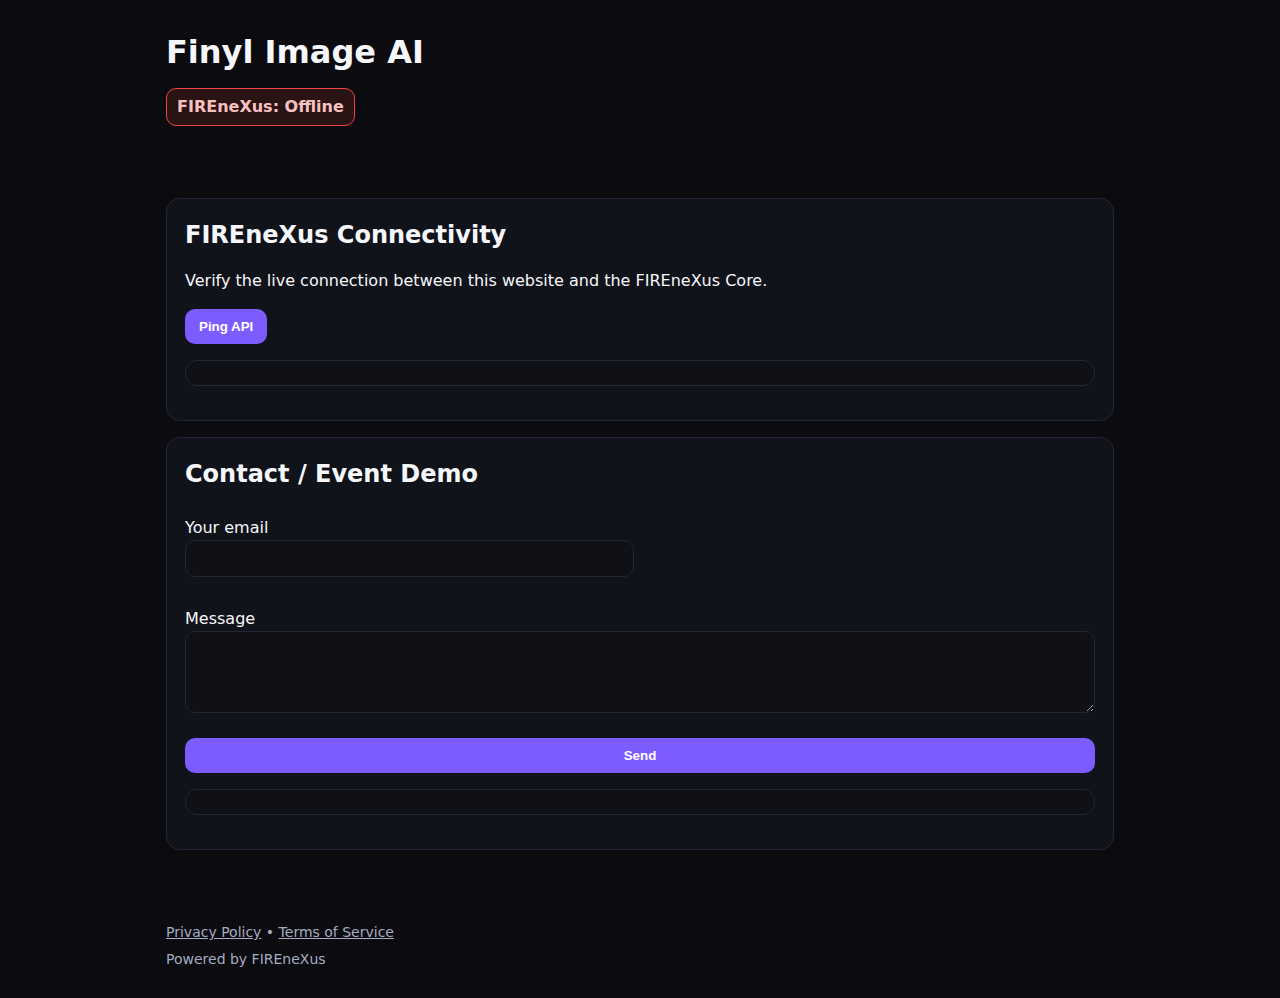
<file: index.html>
<!doctype html>
<html lang="en">
<head>
  <meta charset="utf-8" />
  <meta name="viewport" content="width=device-width,initial-scale=1" />
  <title>Finyl Image AI</title>
  <link rel="stylesheet" href="styles.css" />
  <meta name="description" content="Finyl Image AI — FIREneXus-powered imaging and SmartCity experiences." />
</head>
<body>
  <header class="wrap">
    <h1>Finyl Image AI</h1>
    <div id="status" class="badge">Checking FIREneXus…</div>
  </header>
  <main class="wrap">
    <section class="card">
      <h2>FIREneXus Connectivity</h2>
      <p>Verify the live connection between this website and the FIREneXus Core.</p>
      <button id="pingBtn">Ping API</button>
      <pre id="pingOut" class="mono"></pre>
    </section>
    <section class="card">
      <h2>Contact / Event Demo</h2>
      <form id="evtForm" class="grid">
        <label>
          Your email
          <input type="email" name="email" required />
        </label>
        <label class="col-span-2">
          Message
          <textarea name="message" rows="4" required></textarea>
        </label>
        <button class="col-span-2" type="submit">Send</button>
      </form>
      <pre id="evtOut" class="mono"></pre>
    </section>
  </main>
  <footer class="wrap small">
    <a href="/privacy.html">Privacy Policy</a> •
    <a href="/terms.html">Terms of Service</a>
    <div class="muted">Powered by FIREneXus</div>
  </footer>
  <script src="app.js"></script>
</body>
</html>
</file>
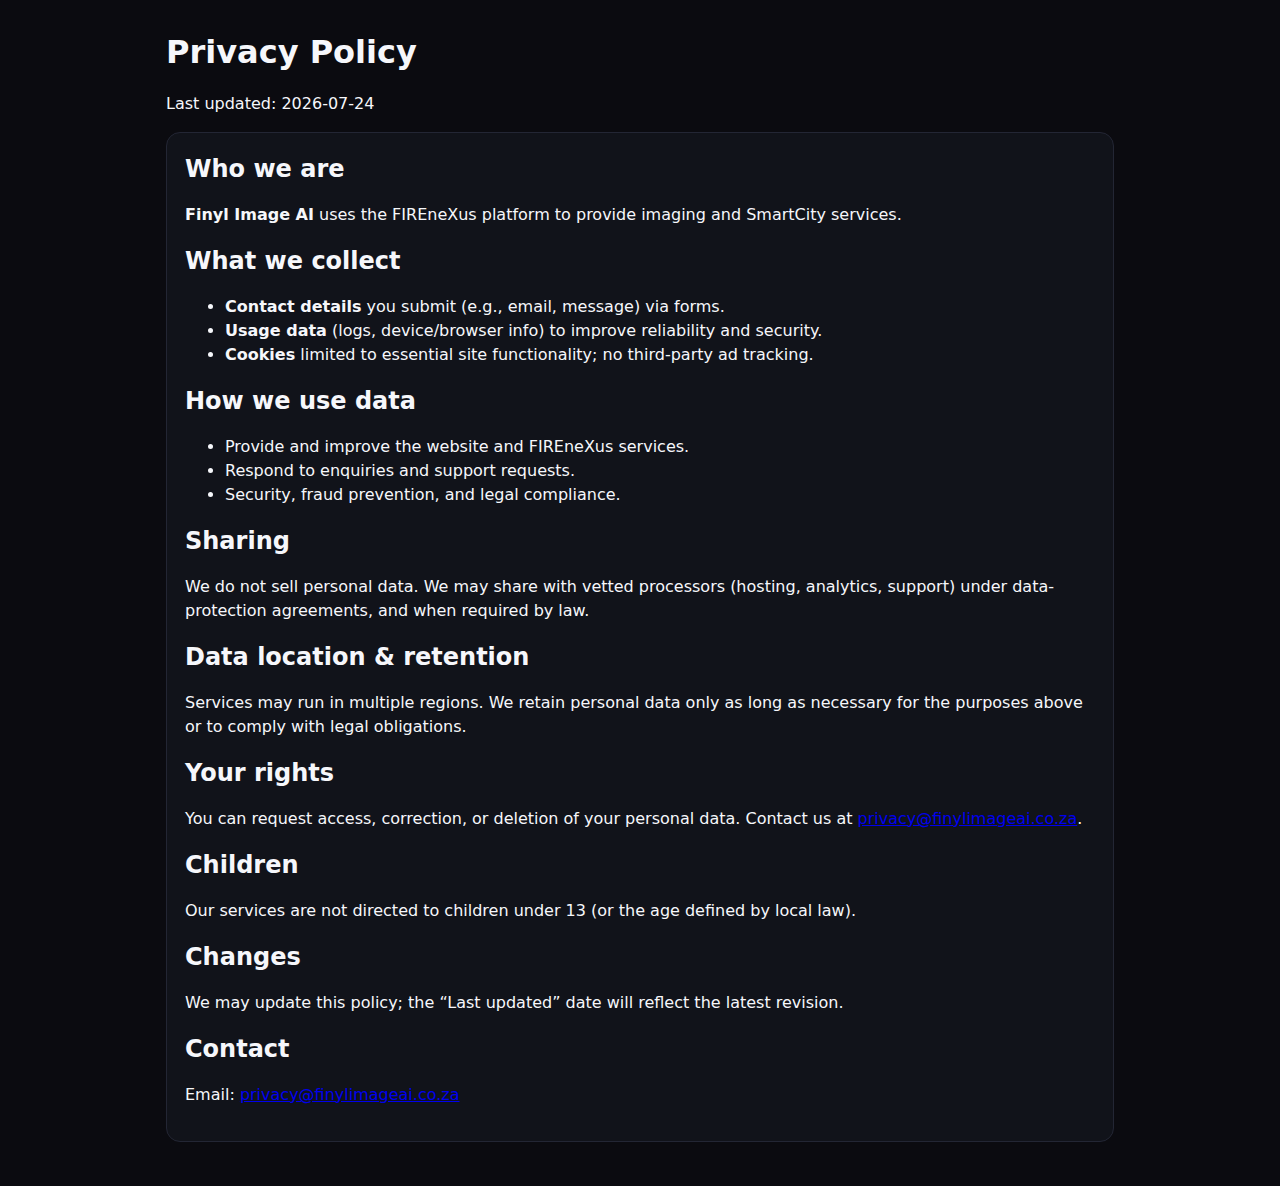
<file: privacy.html>
<!doctype html><html lang="en"><head><meta charset="utf-8"/><meta name="viewport" content="width=device-width,initial-scale=1"/><title>Privacy Policy • Finyl Image AI</title><link rel="stylesheet" href="styles.css"/></head><body><main class="wrap"><h1>Privacy Policy</h1><p>Last updated: <span id="d"></span></p><div class="card"><h2>Who we are</h2><p><strong>Finyl Image AI</strong> uses the FIREneXus platform to provide imaging and SmartCity services.</p><h2>What we collect</h2><ul><li><strong>Contact details</strong> you submit (e.g., email, message) via forms.</li><li><strong>Usage data</strong> (logs, device/browser info) to improve reliability and security.</li><li><strong>Cookies</strong> limited to essential site functionality; no third-party ad tracking.</li></ul><h2>How we use data</h2><ul><li>Provide and improve the website and FIREneXus services.</li><li>Respond to enquiries and support requests.</li><li>Security, fraud prevention, and legal compliance.</li></ul><h2>Sharing</h2><p>We do not sell personal data. We may share with vetted processors (hosting, analytics, support) under data-protection agreements, and when required by law.</p><h2>Data location & retention</h2><p>Services may run in multiple regions. We retain personal data only as long as necessary for the purposes above or to comply with legal obligations.</p><h2>Your rights</h2><p>You can request access, correction, or deletion of your personal data. Contact us at <a href="mailto:privacy@finylimageai.co.za">privacy@finylimageai.co.za</a>.</p><h2>Children</h2><p>Our services are not directed to children under 13 (or the age defined by local law).</p><h2>Changes</h2><p>We may update this policy; the “Last updated” date will reflect the latest revision.</p><h2>Contact</h2><p>Email: <a href="mailto:privacy@finylimageai.co.za">privacy@finylimageai.co.za</a></p></div></main><script>document.getElementById('d').textContent=new Date().toISOString().slice(0,10);</script></body></html>
</file>
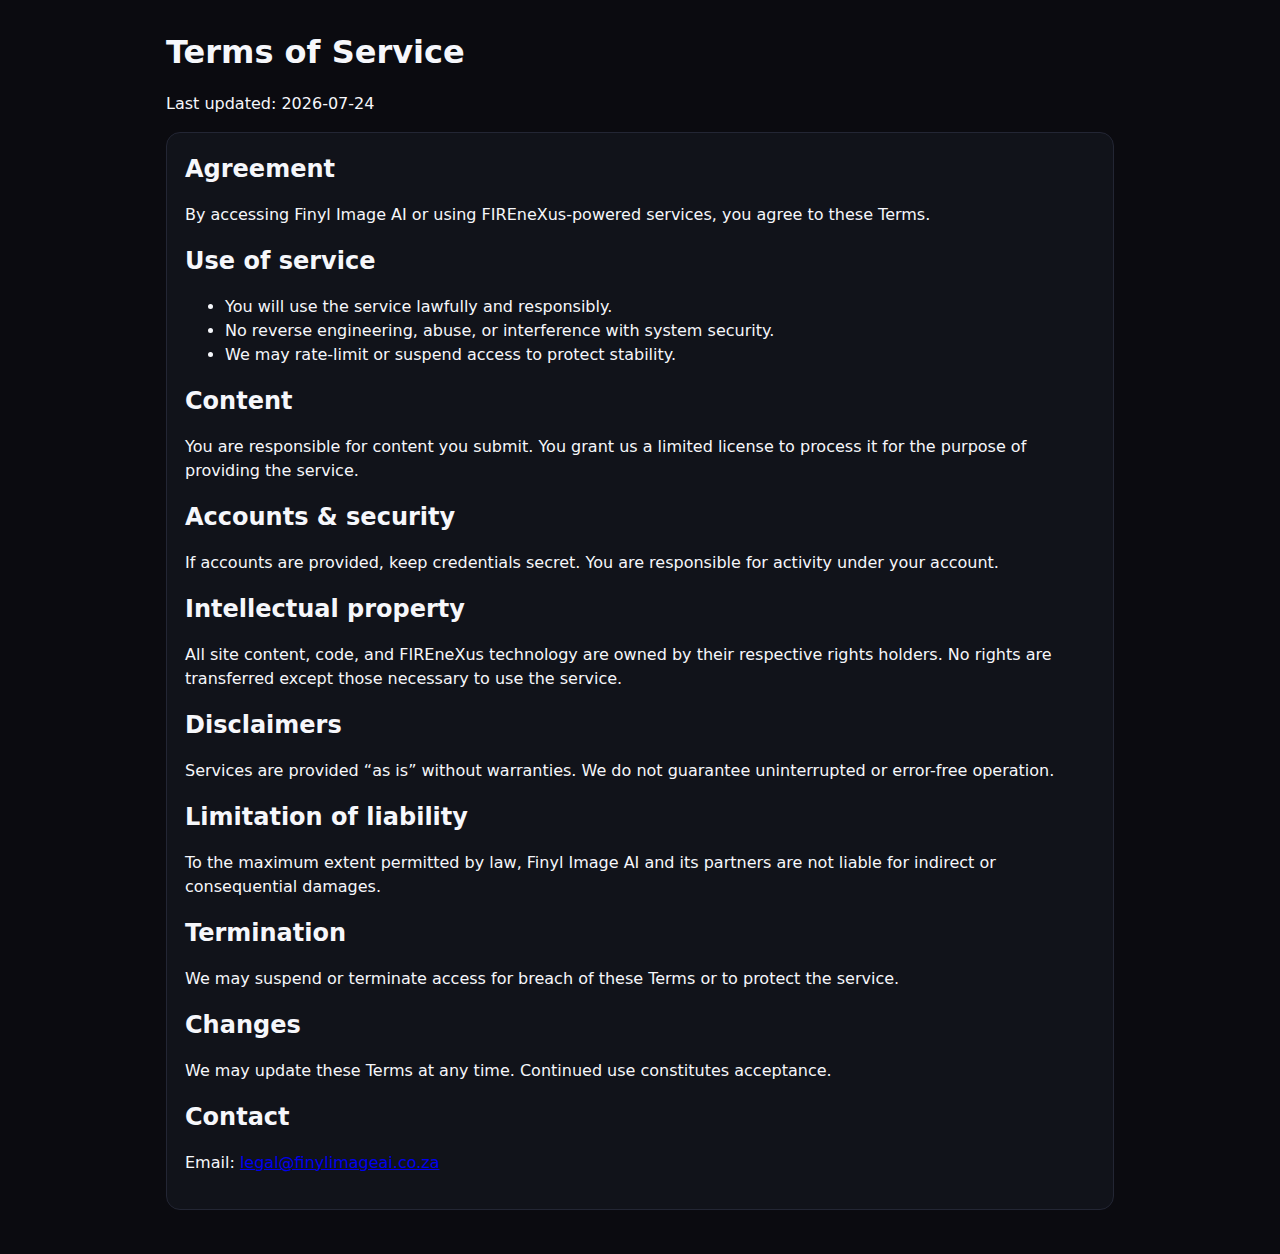
<file: terms.html>
<!doctype html><html lang="en"><head><meta charset="utf-8"/><meta name="viewport" content="width=device-width,initial-scale=1"/><title>Terms of Service • Finyl Image AI</title><link rel="stylesheet" href="styles.css"/></head><body><main class="wrap"><h1>Terms of Service</h1><p>Last updated: <span id="d"></span></p><div class="card"><h2>Agreement</h2><p>By accessing Finyl Image AI or using FIREneXus-powered services, you agree to these Terms.</p><h2>Use of service</h2><ul><li>You will use the service lawfully and responsibly.</li><li>No reverse engineering, abuse, or interference with system security.</li><li>We may rate-limit or suspend access to protect stability.</li></ul><h2>Content</h2><p>You are responsible for content you submit. You grant us a limited license to process it for the purpose of providing the service.</p><h2>Accounts & security</h2><p>If accounts are provided, keep credentials secret. You are responsible for activity under your account.</p><h2>Intellectual property</h2><p>All site content, code, and FIREneXus technology are owned by their respective rights holders. No rights are transferred except those necessary to use the service.</p><h2>Disclaimers</h2><p>Services are provided “as is” without warranties. We do not guarantee uninterrupted or error-free operation.</p><h2>Limitation of liability</h2><p>To the maximum extent permitted by law, Finyl Image AI and its partners are not liable for indirect or consequential damages.</p><h2>Termination</h2><p>We may suspend or terminate access for breach of these Terms or to protect the service.</p><h2>Changes</h2><p>We may update these Terms at any time. Continued use constitutes acceptance.</p><h2>Contact</h2><p>Email: <a href="mailto:legal@finylimageai.co.za">legal@finylimageai.co.za</a></p></div></main><script>document.getElementById('d').textContent=new Date().toISOString().slice(0,10);</script></body></html>
</file>
<file: styles.css>
:root{--bg:#0b0b10;--panel:#11131a;--edge:#232634;--fg:#f6f7fb;--muted:#a5acc1;--brand:#7c5cff;--good:#22c55e;--bad:#ef4444}
*{box-sizing:border-box}
body{margin:0;background:var(--bg);color:var(--fg);font:16px/1.5 system-ui,-apple-system,Segoe UI,Roboto,Ubuntu}
.wrap{max-width:980px;margin:auto;padding:28px 16px}
h1,h2{margin:0 0 12px}
.badge{display:inline-block;padding:6px 10px;border-radius:10px;background:#1a1a22;color:var(--muted);font-weight:600}
.badge.good{background:#132318;color:#b6f3c5;border:1px solid var(--good)}
.badge.bad{background:#2a1313;color:#f8c1c1;border:1px solid var(--bad)}
.card{background:var(--panel);border:1px solid var(--edge);border-radius:14px;padding:18px;margin:16px 0}
button{background:var(--brand);color:white;border:0;border-radius:10px;padding:10px 14px;font-weight:700;cursor:pointer}
button:hover{filter:brightness(1.08)}
label{display:block;margin:12px 0 6px}
input,textarea{width:100%;padding:10px;border-radius:10px;border:1px solid var(--edge);background:#0f1117;color:var(--fg)}
pre.mono{background:#0f1117;border:1px solid #232634;border-radius:12px;padding:12px;overflow:auto}
.small{color:var(--muted);font-size:14px}
.small a{color:var(--muted)}
.grid{display:grid;grid-template-columns:1fr 1fr;gap:12px}
.col-span-2{grid-column:span 2}
.muted{color:var(--muted);margin-top:6px}
</file>
